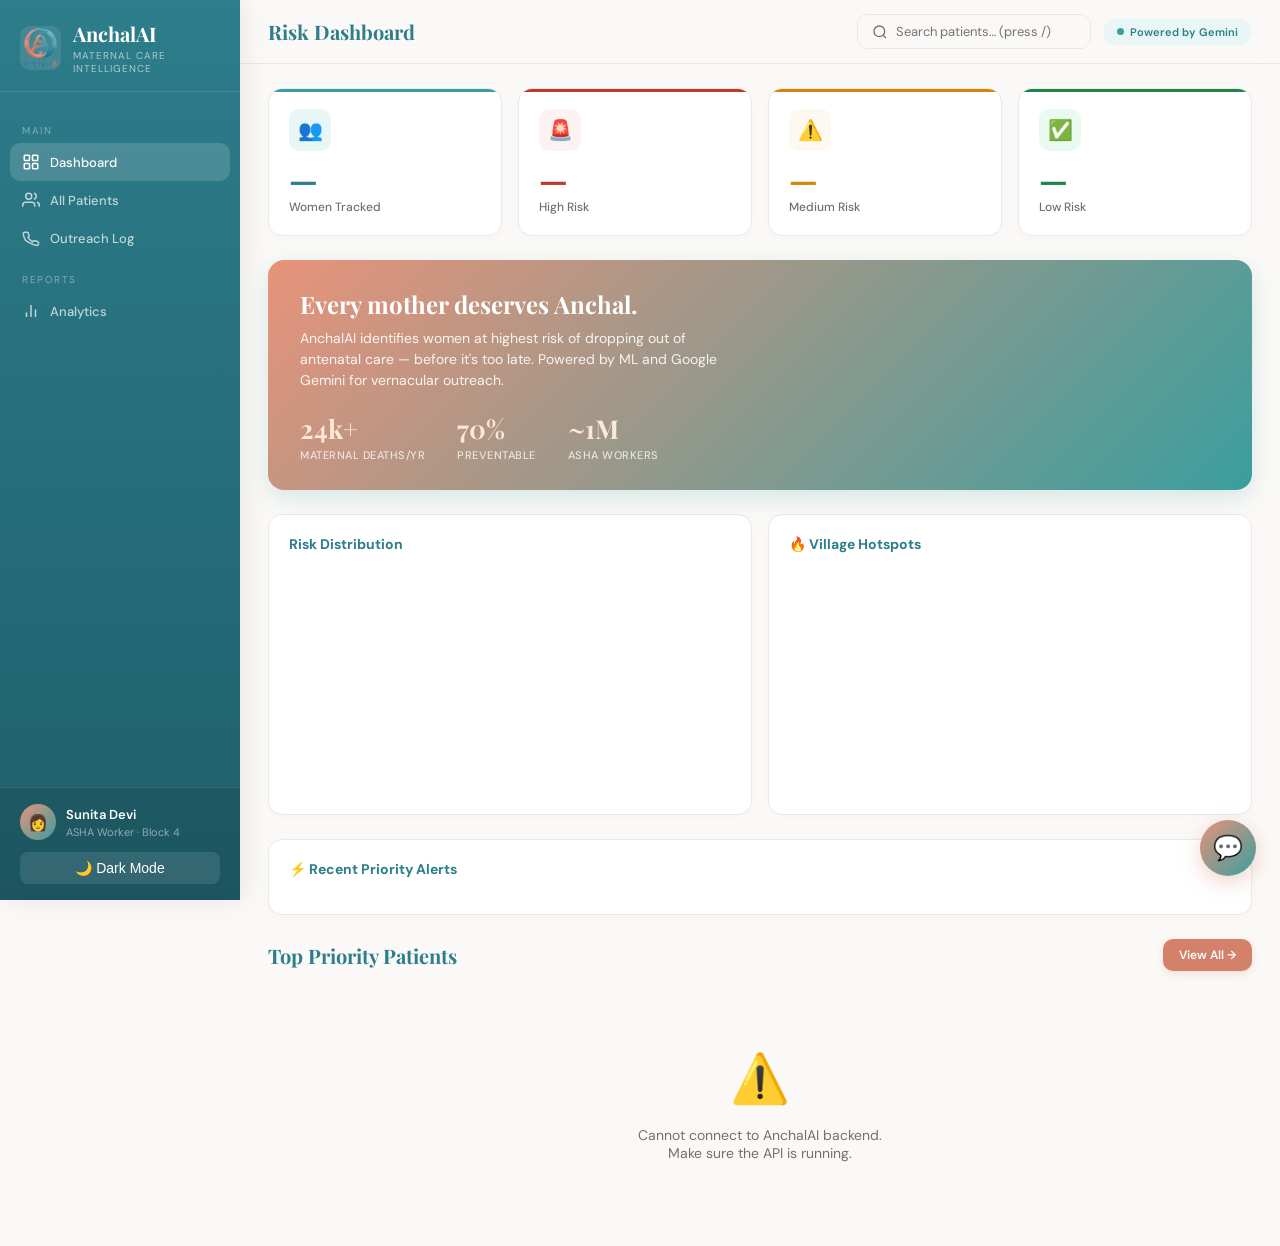
<file: index.html>
<!DOCTYPE html>
<html lang="en">
<head>
    <meta charset="UTF-8" />
    <meta name="viewport" content="width=device-width, initial-scale=1.0" />
    <title>AnchalAI — Maternal Care Intelligence</title>
    <meta name="description" content="AnchalAI uses ML and Google Gemini to predict dropout risk for pregnant women and empower ASHA workers with intelligent outreach." />
    <link href="https://fonts.googleapis.com/css2?family=Playfair+Display:wght@600;700&family=DM+Sans:wght@300;400;500;600;700&display=swap" rel="stylesheet" />
    <link rel="stylesheet" href="frontend/styles.css" />
</head>
<body>

    <!-- Mobile Hamburger -->
    <button class="hamburger" onclick="toggleSidebar()">☰</button>
    <div class="sidebar-overlay" onclick="closeSidebar()"></div>

    <!-- SIDEBAR -->
    <aside>
        <div class="sidebar-brand">
            <img src="frontend/logo.png" alt="AnchalAI" class="brand-logo" />
            <div class="brand-text">
                <div class="brand-name">AnchalAI</div>
                <div class="brand-tagline">Maternal Care Intelligence</div>
            </div>
        </div>

        <nav class="sidebar-nav">
            <div class="nav-label">Main</div>
            <div class="nav-item active" data-page="dashboard" onclick="navigate('dashboard')">
                <svg fill="none" stroke="currentColor" stroke-width="2" viewBox="0 0 24 24"><rect x="3" y="3" width="7" height="7" rx="1"/><rect x="14" y="3" width="7" height="7" rx="1"/><rect x="14" y="14" width="7" height="7" rx="1"/><rect x="3" y="14" width="7" height="7" rx="1"/></svg>
                Dashboard
            </div>
            <div class="nav-item" data-page="patients" onclick="navigate('patients')">
                <svg fill="none" stroke="currentColor" stroke-width="2" viewBox="0 0 24 24"><path d="M17 21v-2a4 4 0 0 0-4-4H5a4 4 0 0 0-4 4v2"/><circle cx="9" cy="7" r="4"/><path d="M23 21v-2a4 4 0 0 0-3-3.87"/><path d="M16 3.13a4 4 0 0 1 0 7.75"/></svg>
                All Patients
            </div>
            <div class="nav-item" data-page="outreach" onclick="navigate('outreach')">
                <svg fill="none" stroke="currentColor" stroke-width="2" viewBox="0 0 24 24"><path d="M22 16.92v3a2 2 0 0 1-2.18 2 19.79 19.79 0 0 1-8.63-3.07A19.5 19.5 0 0 1 4.69 15a19.79 19.79 0 0 1-3.07-8.67A2 2 0 0 1 3.6 4.23h3a2 2 0 0 1 2 1.72c.127.96.361 1.903.7 2.81a2 2 0 0 1-.45 2.11L7.91 11a16 16 0 0 0 6 6l.86-.86a2 2 0 0 1 2.11-.45c.907.339 1.85.573 2.81.7A2 2 0 0 1 21.73 18.5z"/></svg>
                Outreach Log
            </div>
            <div class="nav-label">Reports</div>
            <div class="nav-item" data-page="analytics" onclick="navigate('analytics')">
                <svg fill="none" stroke="currentColor" stroke-width="2" viewBox="0 0 24 24"><line x1="18" y1="20" x2="18" y2="10"/><line x1="12" y1="20" x2="12" y2="4"/><line x1="6" y1="20" x2="6" y2="14"/></svg>
                Analytics
            </div>
        </nav>

        <div class="sidebar-footer">
            <div class="asha-profile">
                <div class="asha-avatar">👩</div>
                <div>
                    <div class="asha-name">Sunita Devi</div>
                    <div class="asha-role">ASHA Worker · Block 4</div>
                </div>
            </div>
            <button class="theme-toggle" id="themeBtn" onclick="toggleTheme()">🌙 Dark Mode</button>
        </div>
    </aside>

    <!-- MAIN CONTENT -->
    <div class="main-content">

        <!-- TOPBAR -->
        <div class="topbar">
            <h1 id="pageTitle">Risk Dashboard</h1>
            <div class="topbar-right">
                <div class="search-bar">
                    <svg viewBox="0 0 24 24" fill="none" stroke="currentColor" stroke-width="2"><circle cx="11" cy="11" r="8"/><line x1="21" y1="21" x2="16.65" y2="16.65"/></svg>
                    <input type="text" id="globalSearch" placeholder="Search patients… (press /)" oninput="onSearch(event)" />
                </div>
                <div class="powered-badge">
                    <div class="gemini-dot"></div>
                    Powered by Gemini
                </div>
            </div>
        </div>

        <!-- ═══════════ PAGE: DASHBOARD ═══════════ -->
        <div class="page active" id="page-dashboard">
            <!-- Stats -->
            <div class="stats-row">
                <div class="stat-card total"><div class="stat-icon">👥</div><div class="stat-number" id="totalCount">—</div><div class="stat-label">Women Tracked</div></div>
                <div class="stat-card high"><div class="stat-icon">🚨</div><div class="stat-number" id="highCount">—</div><div class="stat-label">High Risk</div></div>
                <div class="stat-card medium"><div class="stat-icon">⚠️</div><div class="stat-number" id="medCount">—</div><div class="stat-label">Medium Risk</div></div>
                <div class="stat-card low"><div class="stat-icon">✅</div><div class="stat-number" id="lowCount">—</div><div class="stat-label">Low Risk</div></div>
            </div>

            <!-- Hero -->
            <div class="hero-card">
                <div class="hero-text">
                    <h2>Every mother deserves Anchal.</h2>
                    <p>AnchalAI identifies women at highest risk of dropping out of antenatal care — before it's too late. Powered by ML and Google Gemini for vernacular outreach.</p>
                    <div class="hero-stats">
                        <div class="hero-stat"><div class="hs-num">24k+</div><div class="hs-label">Maternal deaths/yr</div></div>
                        <div class="hero-stat"><div class="hs-num">70%</div><div class="hs-label">Preventable</div></div>
                        <div class="hero-stat"><div class="hs-num">~1M</div><div class="hs-label">ASHA workers</div></div>
                    </div>
                </div>
            </div>

            <!-- Dashboard Grid: Charts + List -->
            <div class="chart-grid">
                <div class="chart-card">
                    <h3>Risk Distribution</h3>
                    <canvas id="dashDonut" style="width: 100%; height: 220px;"></canvas>
                </div>
                <div class="chart-card">
                    <h3>🔥 Village Hotspots</h3>
                    <div id="villageHotspots" style="max-height:220px;overflow-y:auto"></div>
                </div>
            </div>

            <div class="chart-grid">
                <div class="chart-card" style="grid-column: span 2">
                    <h3>⚡ Recent Priority Alerts</h3>
                    <div class="activity-feed" id="activityFeed"></div>
                </div>
            </div>

            <!-- Top 10 Patients -->
            <div class="section-header">
                <div class="section-title">Top Priority Patients</div>
                <button class="reach-btn" onclick="navigate('patients')" style="font-size:12px;padding:8px 16px">View All →</button>
            </div>
            <div class="women-grid" id="dashboardGrid">
                <div class="empty-state"><div class="loading-dots" style="justify-content:center"><span></span><span></span><span></span></div><p>Loading patients...</p></div>
            </div>
        </div>

        <!-- ═══════════ PAGE: ALL PATIENTS ═══════════ -->
        <div class="page" id="page-patients">
            <div class="section-header">
                <div class="section-title">All Patients</div>
                <div class="filter-tabs">
                    <button class="filter-tab active" onclick="filterPatients('All', this)">All</button>
                    <button class="filter-tab" onclick="filterPatients('High', this)">High Risk</button>
                    <button class="filter-tab" onclick="filterPatients('Medium', this)">Medium</button>
                    <button class="filter-tab" onclick="filterPatients('Low', this)">Low</button>
                </div>
            </div>
            <div class="women-grid" id="patientsGrid">
                <div class="empty-state"><p>Loading...</p></div>
            </div>
            <div class="pagination" id="pagination"></div>
        </div>

        <!-- ═══════════ PAGE: OUTREACH LOG ═══════════ -->
        <div class="page" id="page-outreach">
            <div class="stats-row" style="grid-template-columns: repeat(3, 1fr); margin-bottom:24px">
                <div class="stat-card total"><div class="stat-icon">📞</div><div class="stat-number" id="outreachTotal">—</div><div class="stat-label">Total Contacts</div></div>
                <div class="stat-card medium"><div class="stat-icon">⏳</div><div class="stat-number" id="outreachPending">—</div><div class="stat-label">Pending Follow-ups</div></div>
                <div class="stat-card low"><div class="stat-icon">✅</div><div class="stat-number">—</div><div class="stat-label">Completed</div></div>
            </div>
            <div class="section-header">
                <div class="section-title">Outreach History</div>
            </div>
            <div id="contactsList">
                <div class="empty-state"><div class="empty-icon">📭</div><p>No outreach contacts yet.</p></div>
            </div>
        </div>

        <!-- ═══════════ PAGE: ANALYTICS ═══════════ -->
        <div class="page" id="page-analytics">
            <div class="metric-row">
                <div class="metric-card"><div class="mc-value" id="metricTotal">—</div><div class="mc-label">Total Women</div></div>
                <div class="metric-card"><div class="mc-value" id="metricAvgRisk">—</div><div class="mc-label">Average Risk</div></div>
                <div class="metric-card"><div class="mc-value" id="metricContacts">—</div><div class="mc-label">Outreach Contacts</div></div>
            </div>

            <div class="chart-grid">
                <div class="chart-card">
                    <h3>Risk Distribution</h3>
                    <canvas id="analyticsDonut" style="width: 100%; height: 220px;"></canvas>
                </div>
                <div class="chart-card">
                    <h3>Feature Importance — What Drives Risk?</h3>
                    <canvas id="featureCanvas" style="width: 100%; height: 280px;"></canvas>
                </div>
            </div>

            <div class="chart-grid">
                <div class="chart-card" style="grid-column: span 2">
                    <h3>📍 Village Risk Ranking</h3>
                    <div id="analyticsVillages" style="max-height:300px;overflow-y:auto"></div>
                </div>
            </div>

            <!-- Model Performance -->
            <div class="section-header" style="margin-top:24px">
                <div class="section-title">🧠 ML Model Performance</div>
            </div>
            <div class="metric-row">
                <div class="metric-card"><div class="mc-value" id="modelAccuracy" style="color:var(--green)">—</div><div class="mc-label">Accuracy</div></div>
                <div class="metric-card"><div class="mc-value" id="modelAUC" style="color:var(--teal)">—</div><div class="mc-label">AUC-ROC</div></div>
                <div class="metric-card"><div class="mc-value" id="modelF1" style="color:var(--gold)">—</div><div class="mc-label">F1 Score</div></div>
            </div>
        </div>

    </div>

    <!-- MODAL -->
    <div class="modal-overlay" id="modalOverlay" onclick="if(event.target===this)closeModal()">
        <div class="modal">
            <div class="modal-header">
                <button class="close-btn" onclick="closeModal()">✕</button>
                <div class="modal-header-top">
                    <div class="modal-patient-info">
                        <h3 id="modalName">—</h3>
                        <p id="modalMeta">—</p>
                    </div>
                    <div class="modal-risk-badge">
                        <div class="mrb-num" id="modalRiskNum">—</div>
                        <div class="mrb-label">Dropout Risk</div>
                    </div>
                </div>
            </div>
            <div class="modal-body">
                <div id="escalationBanner"></div>
                <div class="factors-section">
                    <div class="factors-title">⚠ Why she's flagged</div>
                    <div class="factor-chips" id="factorChips"></div>
                </div>
                <div class="lang-section">
                    <div class="lang-section-label">Message Language</div>
                    <div class="lang-tabs">
                        <button class="lang-tab active" onclick="switchLang('Bengali', this)">বাংলা</button>
                        <button class="lang-tab" onclick="switchLang('Hindi', this)">हिंदी</button>
                        <button class="lang-tab" onclick="switchLang('English', this)">English</button>
                    </div>
                </div>
                <div class="message-section">
                    <div class="message-label">Outreach Message <span class="gemini-tag">Gemini AI ✨</span></div>
                    <div class="message-box" id="messageBox">
                        <div class="loading-dots"><span></span><span></span><span></span></div>&nbsp; Generating...
                    </div>
                </div>
                <div class="modal-actions">
                    <button class="btn-primary" onclick="markContacted()">✓ Mark as Contacted</button>
                    <button class="btn-secondary" onclick="closeModal()">Close</button>
                </div>
            </div>
        </div>
    </div>

    <!-- GEMINI CHAT ASSISTANT -->
    <button class="chat-fab" id="chatFab" onclick="toggleChat()" title="Chat with Anchal Sahayak">💬</button>

    <div class="chat-panel" id="chatPanel">
        <div class="chat-header">
            <div class="chat-header-left">
                <div class="ch-icon">🤖</div>
                <div>
                    <div class="ch-name">Anchal Sahayak</div>
                    <div class="ch-sub">Powered by Gemini AI</div>
                </div>
            </div>
            <div style="display: flex; gap: 8px; align-items: center;">
                <select id="chatLang" size="1" style="font-size: 11px; padding: 2px 4px; border-radius: 4px; background: rgba(255,255,255,0.2); color: white; border: 1px solid rgba(255,255,255,0.4);" onchange="updateChatPlaceholder()">
                    <option value="Bengali" style="color: black;">বাংলা</option>
                    <option value="Hindi" selected style="color: black;">हिंदी</option>
                    <option value="English" style="color: black;">English</option>
                </select>
                <button class="chat-close" onclick="closeChat()">✕</button>
            </div>
        </div>
        <div class="chat-messages" id="chatMessages"></div>
        <div class="chat-input-area">
            <input type="text" id="chatInput" placeholder="कुछ भी पूछें... (Ask anything)" onkeydown="handleChatKeydown(event)" />
            <button class="chat-send" onclick="sendChatMessage()">➤</button>
        </div>
    </div>

    <!-- Toast Container -->
    <div class="toast-container" id="toastContainer"></div>

    <script src="frontend/app.js"></script>
</body>
</html>
</file>
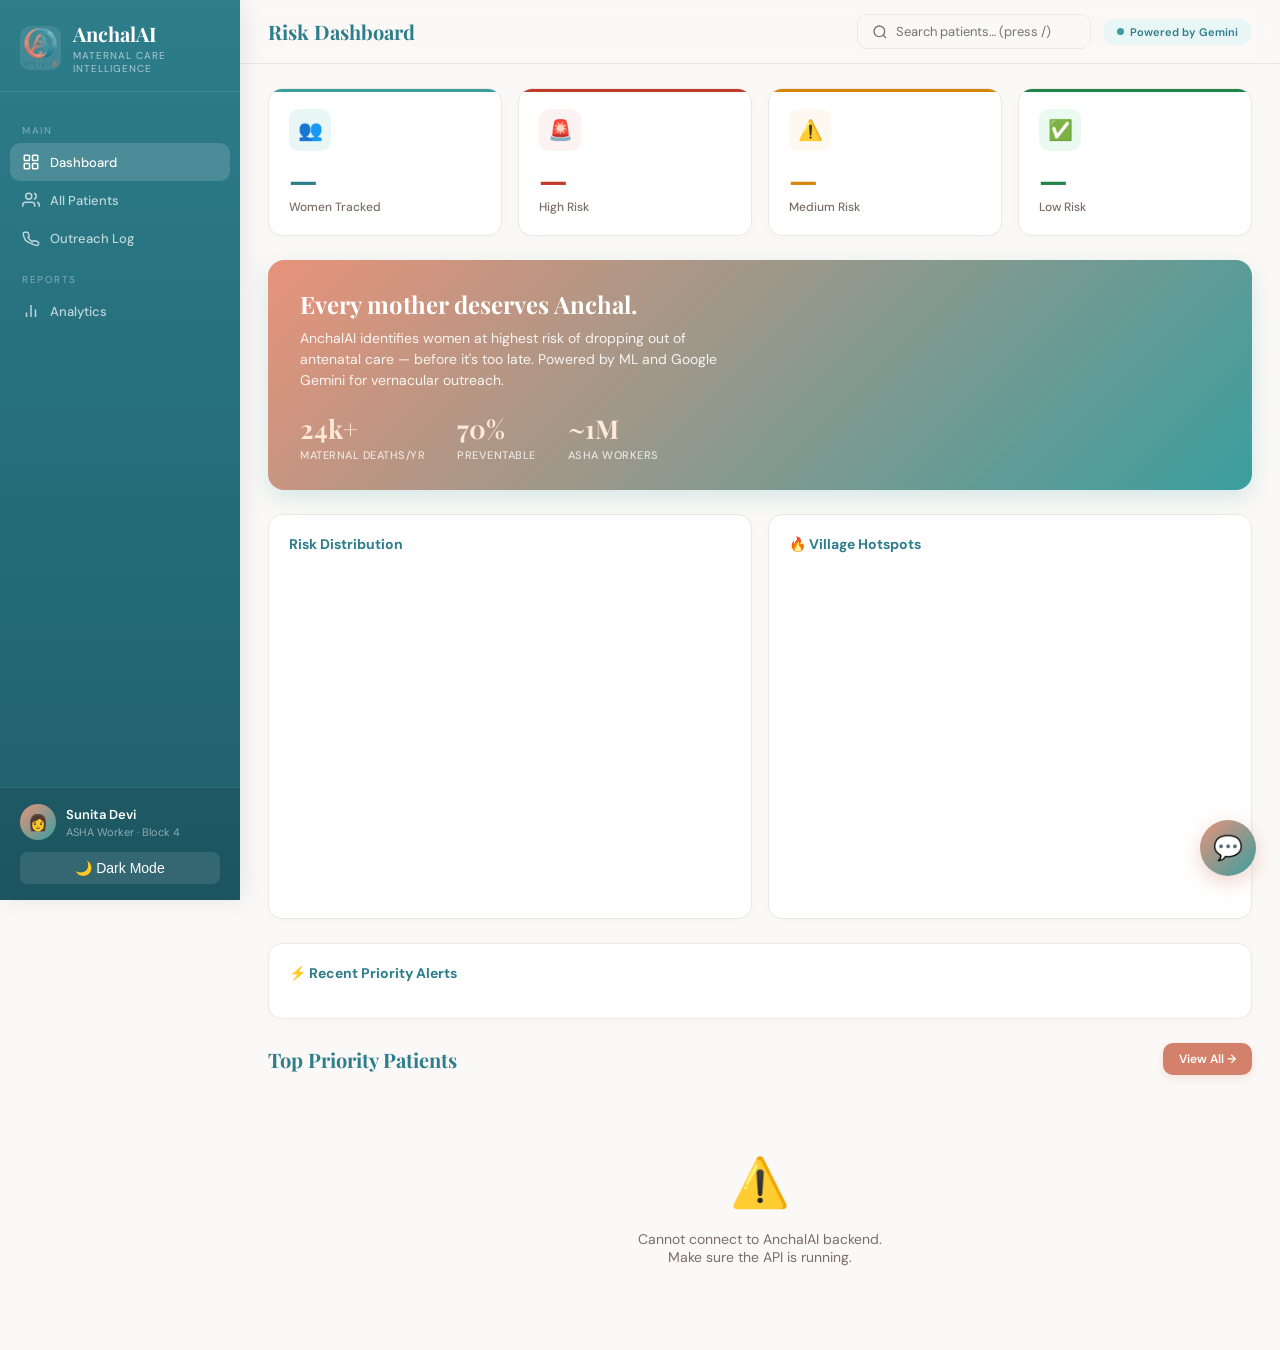
<file: frontend/index.html>
<!DOCTYPE html>
<html lang="en">
<head>
    <meta charset="UTF-8" />
    <meta name="viewport" content="width=device-width, initial-scale=1.0" />
    <title>AnchalAI — Maternal Care Intelligence</title>
    <meta name="description" content="AnchalAI uses ML and Google Gemini to predict dropout risk for pregnant women and empower ASHA workers with intelligent outreach." />
    <link href="https://fonts.googleapis.com/css2?family=Playfair+Display:wght@600;700&family=DM+Sans:wght@300;400;500;600;700&display=swap" rel="stylesheet" />
    <link rel="stylesheet" href="styles.css" />
</head>
<body>

    <!-- Mobile Hamburger -->
    <button class="hamburger" onclick="toggleSidebar()">☰</button>
    <div class="sidebar-overlay" onclick="closeSidebar()"></div>

    <!-- SIDEBAR -->
    <aside>
        <div class="sidebar-brand">
            <img src="logo.png" alt="AnchalAI" class="brand-logo" />
            <div class="brand-text">
                <div class="brand-name">AnchalAI</div>
                <div class="brand-tagline">Maternal Care Intelligence</div>
            </div>
        </div>

        <nav class="sidebar-nav">
            <div class="nav-label">Main</div>
            <div class="nav-item active" data-page="dashboard" onclick="navigate('dashboard')">
                <svg fill="none" stroke="currentColor" stroke-width="2" viewBox="0 0 24 24"><rect x="3" y="3" width="7" height="7" rx="1"/><rect x="14" y="3" width="7" height="7" rx="1"/><rect x="14" y="14" width="7" height="7" rx="1"/><rect x="3" y="14" width="7" height="7" rx="1"/></svg>
                Dashboard
            </div>
            <div class="nav-item" data-page="patients" onclick="navigate('patients')">
                <svg fill="none" stroke="currentColor" stroke-width="2" viewBox="0 0 24 24"><path d="M17 21v-2a4 4 0 0 0-4-4H5a4 4 0 0 0-4 4v2"/><circle cx="9" cy="7" r="4"/><path d="M23 21v-2a4 4 0 0 0-3-3.87"/><path d="M16 3.13a4 4 0 0 1 0 7.75"/></svg>
                All Patients
            </div>
            <div class="nav-item" data-page="outreach" onclick="navigate('outreach')">
                <svg fill="none" stroke="currentColor" stroke-width="2" viewBox="0 0 24 24"><path d="M22 16.92v3a2 2 0 0 1-2.18 2 19.79 19.79 0 0 1-8.63-3.07A19.5 19.5 0 0 1 4.69 15a19.79 19.79 0 0 1-3.07-8.67A2 2 0 0 1 3.6 4.23h3a2 2 0 0 1 2 1.72c.127.96.361 1.903.7 2.81a2 2 0 0 1-.45 2.11L7.91 11a16 16 0 0 0 6 6l.86-.86a2 2 0 0 1 2.11-.45c.907.339 1.85.573 2.81.7A2 2 0 0 1 21.73 18.5z"/></svg>
                Outreach Log
            </div>
            <div class="nav-label">Reports</div>
            <div class="nav-item" data-page="analytics" onclick="navigate('analytics')">
                <svg fill="none" stroke="currentColor" stroke-width="2" viewBox="0 0 24 24"><line x1="18" y1="20" x2="18" y2="10"/><line x1="12" y1="20" x2="12" y2="4"/><line x1="6" y1="20" x2="6" y2="14"/></svg>
                Analytics
            </div>
        </nav>

        <div class="sidebar-footer">
            <div class="asha-profile">
                <div class="asha-avatar">👩</div>
                <div>
                    <div class="asha-name">Sunita Devi</div>
                    <div class="asha-role">ASHA Worker · Block 4</div>
                </div>
            </div>
            <button class="theme-toggle" id="themeBtn" onclick="toggleTheme()">🌙 Dark Mode</button>
        </div>
    </aside>

    <!-- MAIN CONTENT -->
    <div class="main-content">

        <!-- TOPBAR -->
        <div class="topbar">
            <h1 id="pageTitle">Risk Dashboard</h1>
            <div class="topbar-right">
                <div class="search-bar">
                    <svg viewBox="0 0 24 24" fill="none" stroke="currentColor" stroke-width="2"><circle cx="11" cy="11" r="8"/><line x1="21" y1="21" x2="16.65" y2="16.65"/></svg>
                    <input type="text" id="globalSearch" placeholder="Search patients… (press /)" oninput="onSearch(event)" />
                </div>
                <div class="powered-badge">
                    <div class="gemini-dot"></div>
                    Powered by Gemini
                </div>
            </div>
        </div>

        <!-- ═══════════ PAGE: DASHBOARD ═══════════ -->
        <div class="page active" id="page-dashboard">
            <!-- Stats -->
            <div class="stats-row">
                <div class="stat-card total"><div class="stat-icon">👥</div><div class="stat-number" id="totalCount">—</div><div class="stat-label">Women Tracked</div></div>
                <div class="stat-card high"><div class="stat-icon">🚨</div><div class="stat-number" id="highCount">—</div><div class="stat-label">High Risk</div></div>
                <div class="stat-card medium"><div class="stat-icon">⚠️</div><div class="stat-number" id="medCount">—</div><div class="stat-label">Medium Risk</div></div>
                <div class="stat-card low"><div class="stat-icon">✅</div><div class="stat-number" id="lowCount">—</div><div class="stat-label">Low Risk</div></div>
            </div>

            <!-- Hero -->
            <div class="hero-card">
                <div class="hero-text">
                    <h2>Every mother deserves Anchal.</h2>
                    <p>AnchalAI identifies women at highest risk of dropping out of antenatal care — before it's too late. Powered by ML and Google Gemini for vernacular outreach.</p>
                    <div class="hero-stats">
                        <div class="hero-stat"><div class="hs-num">24k+</div><div class="hs-label">Maternal deaths/yr</div></div>
                        <div class="hero-stat"><div class="hs-num">70%</div><div class="hs-label">Preventable</div></div>
                        <div class="hero-stat"><div class="hs-num">~1M</div><div class="hs-label">ASHA workers</div></div>
                    </div>
                </div>
            </div>

            <!-- Dashboard Grid: Charts + List -->
            <div class="chart-grid">
                <div class="chart-card">
                    <h3>Risk Distribution</h3>
                    <canvas id="dashDonut" width="300" height="220"></canvas>
                </div>
                <div class="chart-card">
                    <h3>🔥 Village Hotspots</h3>
                    <div id="villageHotspots" style="max-height:220px;overflow-y:auto"></div>
                </div>
            </div>

            <div class="chart-grid">
                <div class="chart-card" style="grid-column: span 2">
                    <h3>⚡ Recent Priority Alerts</h3>
                    <div class="activity-feed" id="activityFeed"></div>
                </div>
            </div>

            <!-- Top 10 Patients -->
            <div class="section-header">
                <div class="section-title">Top Priority Patients</div>
                <button class="reach-btn" onclick="navigate('patients')" style="font-size:12px;padding:8px 16px">View All →</button>
            </div>
            <div class="women-grid" id="dashboardGrid">
                <div class="empty-state"><div class="loading-dots" style="justify-content:center"><span></span><span></span><span></span></div><p>Loading patients...</p></div>
            </div>
        </div>

        <!-- ═══════════ PAGE: ALL PATIENTS ═══════════ -->
        <div class="page" id="page-patients">
            <div class="section-header">
                <div class="section-title">All Patients</div>
                <div class="filter-tabs">
                    <button class="filter-tab active" onclick="filterPatients('All', this)">All</button>
                    <button class="filter-tab" onclick="filterPatients('High', this)">High Risk</button>
                    <button class="filter-tab" onclick="filterPatients('Medium', this)">Medium</button>
                    <button class="filter-tab" onclick="filterPatients('Low', this)">Low</button>
                </div>
            </div>
            <div class="women-grid" id="patientsGrid">
                <div class="empty-state"><p>Loading...</p></div>
            </div>
            <div class="pagination" id="pagination"></div>
        </div>

        <!-- ═══════════ PAGE: OUTREACH LOG ═══════════ -->
        <div class="page" id="page-outreach">
            <div class="stats-row" style="grid-template-columns: repeat(3, 1fr); margin-bottom:24px">
                <div class="stat-card total"><div class="stat-icon">📞</div><div class="stat-number" id="outreachTotal">—</div><div class="stat-label">Total Contacts</div></div>
                <div class="stat-card medium"><div class="stat-icon">⏳</div><div class="stat-number" id="outreachPending">—</div><div class="stat-label">Pending Follow-ups</div></div>
                <div class="stat-card low"><div class="stat-icon">✅</div><div class="stat-number">—</div><div class="stat-label">Completed</div></div>
            </div>
            <div class="section-header">
                <div class="section-title">Outreach History</div>
            </div>
            <div id="contactsList">
                <div class="empty-state"><div class="empty-icon">📭</div><p>No outreach contacts yet.</p></div>
            </div>
        </div>

        <!-- ═══════════ PAGE: ANALYTICS ═══════════ -->
        <div class="page" id="page-analytics">
            <div class="metric-row">
                <div class="metric-card"><div class="mc-value" id="metricTotal">—</div><div class="mc-label">Total Women</div></div>
                <div class="metric-card"><div class="mc-value" id="metricAvgRisk">—</div><div class="mc-label">Average Risk</div></div>
                <div class="metric-card"><div class="mc-value" id="metricContacts">—</div><div class="mc-label">Outreach Contacts</div></div>
            </div>

            <div class="chart-grid">
                <div class="chart-card">
                    <h3>Risk Distribution</h3>
                    <canvas id="analyticsDonut" width="300" height="220"></canvas>
                </div>
                <div class="chart-card">
                    <h3>Feature Importance — What Drives Risk?</h3>
                    <canvas id="featureCanvas" width="500" height="280"></canvas>
                </div>
            </div>

            <div class="chart-grid">
                <div class="chart-card" style="grid-column: span 2">
                    <h3>📍 Village Risk Ranking</h3>
                    <div id="analyticsVillages" style="max-height:300px;overflow-y:auto"></div>
                </div>
            </div>

            <!-- Model Performance -->
            <div class="section-header" style="margin-top:24px">
                <div class="section-title">🧠 ML Model Performance</div>
            </div>
            <div class="metric-row">
                <div class="metric-card"><div class="mc-value" id="modelAccuracy" style="color:var(--green)">—</div><div class="mc-label">Accuracy</div></div>
                <div class="metric-card"><div class="mc-value" id="modelAUC" style="color:var(--teal)">—</div><div class="mc-label">AUC-ROC</div></div>
                <div class="metric-card"><div class="mc-value" id="modelF1" style="color:var(--gold)">—</div><div class="mc-label">F1 Score</div></div>
            </div>
        </div>

    </div>

    <!-- MODAL -->
    <div class="modal-overlay" id="modalOverlay" onclick="if(event.target===this)closeModal()">
        <div class="modal">
            <div class="modal-header">
                <button class="close-btn" onclick="closeModal()">✕</button>
                <div class="modal-header-top">
                    <div class="modal-patient-info">
                        <h3 id="modalName">—</h3>
                        <p id="modalMeta">—</p>
                    </div>
                    <div class="modal-risk-badge">
                        <div class="mrb-num" id="modalRiskNum">—</div>
                        <div class="mrb-label">Dropout Risk</div>
                    </div>
                </div>
            </div>
            <div class="modal-body">
                <div id="escalationBanner"></div>
                <div class="factors-section">
                    <div class="factors-title">⚠ Why she's flagged</div>
                    <div class="factor-chips" id="factorChips"></div>
                </div>
                <div class="lang-section">
                    <div class="lang-section-label">Message Language</div>
                    <div class="lang-tabs">
                        <button class="lang-tab active" onclick="switchLang('Bengali', this)">বাংলা</button>
                        <button class="lang-tab" onclick="switchLang('Hindi', this)">हिंदी</button>
                        <button class="lang-tab" onclick="switchLang('English', this)">English</button>
                    </div>
                </div>
                <div class="message-section">
                    <div class="message-label">Outreach Message <span class="gemini-tag">Gemini AI ✨</span></div>
                    <div class="message-box" id="messageBox">
                        <div class="loading-dots"><span></span><span></span><span></span></div>&nbsp; Generating...
                    </div>
                </div>
                <div class="modal-actions">
                    <button class="btn-primary" onclick="markContacted()">✓ Mark as Contacted</button>
                    <button class="btn-secondary" onclick="closeModal()">Close</button>
                </div>
            </div>
        </div>
    </div>

    <!-- GEMINI CHAT ASSISTANT -->
    <button class="chat-fab" id="chatFab" onclick="toggleChat()" title="Chat with Anchal Sahayak">💬</button>

    <div class="chat-panel" id="chatPanel">
        <div class="chat-header">
            <div class="chat-header-left">
                <div class="ch-icon">🤖</div>
                <div>
                    <div class="ch-name">Anchal Sahayak</div>
                    <div class="ch-sub">Powered by Gemini AI</div>
                </div>
            </div>
            <button class="chat-close" onclick="closeChat()">✕</button>
        </div>
        <div class="chat-messages" id="chatMessages"></div>
        <div class="chat-input-area">
            <input type="text" id="chatInput" placeholder="कुछ भी पूछें... (Ask anything)" onkeydown="handleChatKeydown(event)" />
            <button class="chat-send" onclick="sendChatMessage()">➤</button>
        </div>
    </div>

    <!-- Toast Container -->
    <div class="toast-container" id="toastContainer"></div>

    <script src="app.js"></script>
</body>
</html>
</file>
<file: frontend/styles.css>
/* ═══════════════════════════════════════════════════════════════
   AnchalAI — Maternal Care Intelligence
   Design System: Terracotta/Coral → Teal/Medical Blue
   ═══════════════════════════════════════════════════════════════ */

@import url('https://fonts.googleapis.com/css2?family=Playfair+Display:wght@600;700&family=DM+Sans:wght@300;400;500;600;700&display=swap');

:root {
    /* ── Logo-derived Palette ── */
    --coral: #D4816B;
    --coral-light: #E8937A;
    --coral-pale: #FDF0EB;
    --coral-deep: #B8654E;
    --teal: #3A9E9E;
    --teal-light: #4FBDBD;
    --teal-pale: #E8F6F6;
    --teal-deep: #2D7D8B;
    --teal-darker: #1F5F6B;
    /* ── Semantic Colors ── */
    --crimson: #C0392B;
    --crimson-pale: #FDF2F2;
    --gold: #D4860A;
    --gold-pale: #FEF9F0;
    --green: #1E8449;
    --green-pale: #EAFAF1;
    /* ── Neutrals ── */
    --charcoal: #2C2420;
    --warm-gray: #7A6E66;
    --border: #EDE8E3;
    --surface: #FBF9F7;
    --white: #FFFFFF;
    /* ── Layout ── */
    --sidebar-w: 240px;
    --topbar-h: 64px;
    /* ── Gradient ── */
    --brand-gradient: linear-gradient(135deg, #E8937A 0%, #3A9E9E 100%);
    --sidebar-gradient: linear-gradient(180deg, #2D7D8B 0%, #1F5F6B 100%);
}

[data-theme="dark"] {
    --charcoal: #E8E4E0;
    --warm-gray: #A09890;
    --border: #2A2520;
    --surface: #141210;
    --white: #1C1A18;
    --teal-pale: #0D2222;
    --crimson-pale: #2A1414;
    --gold-pale: #2A2010;
    --green-pale: #0D1E14;
    --coral-pale: #2A1C16;
}

* { margin: 0; padding: 0; box-sizing: border-box; }

::-webkit-scrollbar { width: 6px; }
::-webkit-scrollbar-track { background: transparent; }
::-webkit-scrollbar-thumb { background: rgba(128,128,128,0.25); border-radius: 4px; }

body {
    font-family: 'DM Sans', sans-serif;
    background: var(--surface);
    color: var(--charcoal);
    min-height: 100vh;
    overflow-x: hidden;
}

/* ── SIDEBAR ── */
aside {
    background: var(--sidebar-gradient);
    color: white;
    display: flex;
    flex-direction: column;
    position: fixed;
    top: 0; left: 0;
    height: 100vh;
    width: var(--sidebar-w);
    z-index: 50;
    box-shadow: 4px 0 24px rgba(0,0,0,0.08);
    transition: transform 0.3s ease;
}

.sidebar-brand {
    padding: 20px 20px 16px;
    border-bottom: 1px solid rgba(255,255,255,0.1);
    display: flex; align-items: center; gap: 12px;
}
.brand-logo {
    width: 44px; height: 44px;
    border-radius: 10px;
    object-fit: contain;
    background: rgba(255,255,255,0.1);
    padding: 2px;
}
.brand-text {}
.brand-name {
    font-family: 'Playfair Display', serif;
    font-size: 20px; font-weight: 700;
}
.brand-tagline {
    font-size: 10px; opacity: 0.6; margin-top: 2px;
    text-transform: uppercase; letter-spacing: 1px;
}
.sidebar-nav { padding: 16px 10px; flex: 1; overflow-y: auto; }
.nav-label {
    font-size: 10px; text-transform: uppercase;
    letter-spacing: 1.5px; opacity: 0.4;
    padding: 0 12px; margin: 16px 0 6px;
}
.nav-item {
    display: flex; align-items: center; gap: 10px;
    padding: 10px 12px; border-radius: 10px;
    font-size: 13px; font-weight: 500;
    cursor: pointer; transition: all 0.2s; opacity: 0.7;
    text-decoration: none; color: white;
}
.nav-item.active { background: rgba(255,255,255,0.15); opacity: 1; }
.nav-item:hover:not(.active) { background: rgba(255,255,255,0.08); opacity: 1; }
.nav-item svg { width: 18px; height: 18px; flex-shrink: 0; }

.sidebar-footer {
    padding: 16px 20px;
    border-top: 1px solid rgba(255,255,255,0.1);
    background: rgba(0,0,0,0.1);
}
.asha-profile { display: flex; align-items: center; gap: 10px; }
.asha-avatar {
    width: 36px; height: 36px;
    background: var(--brand-gradient);
    border-radius: 50%;
    display: flex; align-items: center; justify-content: center;
    font-size: 16px;
}
.asha-name { font-size: 13px; font-weight: 600; }
.asha-role { font-size: 11px; opacity: 0.5; margin-top: 2px; }

.theme-toggle {
    margin-top: 12px;
    background: rgba(255,255,255,0.1);
    border: none; color: white;
    padding: 8px; border-radius: 8px;
    cursor: pointer; font-size: 14px;
    width: 100%; transition: background 0.2s;
}
.theme-toggle:hover { background: rgba(255,255,255,0.2); }

/* ── Mobile hamburger ── */
.hamburger {
    display: none; position: fixed; top: 16px; left: 16px;
    z-index: 60; background: var(--teal-deep); border: none;
    color: white; width: 40px; height: 40px; border-radius: 10px;
    font-size: 20px; cursor: pointer;
    box-shadow: 0 4px 12px rgba(0,0,0,0.15);
}
.sidebar-overlay {
    display: none; position: fixed; inset: 0;
    background: rgba(0,0,0,0.4); z-index: 45;
}

/* ── MAIN CONTENT ── */
.main-content {
    margin-left: var(--sidebar-w);
    min-height: 100vh;
    transition: margin-left 0.3s;
}

/* ── TOPBAR ── */
.topbar {
    background: rgba(251,249,247,0.85);
    backdrop-filter: blur(10px);
    border-bottom: 1px solid var(--border);
    padding: 14px 28px;
    display: flex; align-items: center; justify-content: space-between;
    position: sticky; top: 0; z-index: 30;
    height: var(--topbar-h);
}
[data-theme="dark"] .topbar { background: rgba(20,18,16,0.85); }

.topbar h1 {
    font-family: 'Playfair Display', serif;
    font-size: 20px; font-weight: 700; color: var(--teal-deep);
}
.topbar-right { display: flex; align-items: center; gap: 12px; }

.search-bar {
    display: flex; align-items: center; gap: 8px;
    background: var(--surface); border: 1px solid var(--border);
    border-radius: 10px; padding: 8px 14px;
    transition: border-color 0.2s;
}
[data-theme="dark"] .search-bar { background: #1C1A18; }
.search-bar:focus-within { border-color: var(--teal); }
.search-bar input {
    border: none; background: transparent; outline: none;
    font-size: 13px; font-family: 'DM Sans', sans-serif;
    color: var(--charcoal); width: 180px;
}
.search-bar svg { width: 16px; height: 16px; color: var(--warm-gray); flex-shrink: 0; }

.powered-badge {
    display: flex; align-items: center; gap: 6px;
    background: var(--teal-pale); color: var(--teal-deep);
    padding: 6px 14px; border-radius: 18px;
    font-size: 11px; font-weight: 600;
}
.gemini-dot {
    width: 7px; height: 7px; background: var(--teal);
    border-radius: 50%; animation: pulse 2s infinite;
}

/* ── PAGE CONTAINER ── */
.page { display: none; padding: 24px 28px; }
.page.active { display: block; animation: fadeUp 0.35s ease-out; }

/* ── ANIMATIONS ── */
@keyframes pulse {
    0%,100% { opacity: 1; transform: scale(1); }
    50% { opacity: 0.4; transform: scale(0.85); }
}
@keyframes fadeUp {
    from { opacity: 0; transform: translateY(12px); }
    to { opacity: 1; transform: translateY(0); }
}
@keyframes shimmer {
    0% { background-position: -200% 0; }
    100% { background-position: 200% 0; }
}

/* ── STATS ROW ── */
.stats-row {
    display: grid;
    grid-template-columns: repeat(4, 1fr);
    gap: 16px; margin-bottom: 24px;
}
.stat-card {
    background: var(--white);
    border-radius: 14px; padding: 20px;
    border: 1px solid var(--border);
    position: relative; overflow: hidden;
    box-shadow: 0 2px 8px rgba(0,0,0,0.02);
    transition: transform 0.2s, box-shadow 0.2s;
    cursor: pointer;
}
.stat-card:hover {
    transform: translateY(-3px);
    box-shadow: 0 8px 20px rgba(0,0,0,0.05);
}
.stat-card::before {
    content: ''; position: absolute;
    top: 0; left: 0; right: 0; height: 3px;
}
.stat-card.total::before { background: var(--teal); }
.stat-card.high::before { background: var(--crimson); }
.stat-card.medium::before { background: var(--gold); }
.stat-card.low::before { background: var(--green); }

.stat-icon {
    width: 42px; height: 42px; border-radius: 10px;
    display: flex; align-items: center; justify-content: center;
    font-size: 20px; margin-bottom: 12px;
}
.stat-card.total .stat-icon { background: var(--teal-pale); }
.stat-card.high .stat-icon { background: var(--crimson-pale); }
.stat-card.medium .stat-icon { background: var(--gold-pale); }
.stat-card.low .stat-icon { background: var(--green-pale); }

.stat-number {
    font-family: 'Playfair Display', serif;
    font-size: 32px; font-weight: 700; line-height: 1;
}
.stat-card.total .stat-number { color: var(--teal-deep); }
.stat-card.high .stat-number { color: var(--crimson); }
.stat-card.medium .stat-number { color: var(--gold); }
.stat-card.low .stat-number { color: var(--green); }

.stat-label {
    font-size: 12px; font-weight: 500;
    color: var(--warm-gray); margin-top: 4px;
}

/* ── HERO ── */
.hero-card {
    background: var(--brand-gradient);
    border-radius: 16px; padding: 28px 32px;
    display: flex; align-items: center; justify-content: space-between;
    overflow: hidden; position: relative;
    box-shadow: 0 8px 24px rgba(58,158,158,0.2);
    margin-bottom: 24px; color: white;
}
.hero-text h2 {
    font-family: 'Playfair Display', serif;
    font-size: 24px; margin-bottom: 8px;
}
.hero-text p { font-size: 14px; opacity: 0.9; max-width: 420px; line-height: 1.5; }
.hero-stats { display: flex; gap: 32px; margin-top: 20px; }
.hero-stat .hs-num {
    font-family: 'Playfair Display', serif;
    font-size: 26px; color: #FFE8D6; font-weight: 700;
}
.hero-stat .hs-label {
    font-size: 11px; font-weight: 500; opacity: 0.75;
    margin-top: 2px; text-transform: uppercase; letter-spacing: 0.5px;
}

/* ── SECTION HEADERS ── */
.section-header {
    display: flex; align-items: center;
    justify-content: space-between; margin-bottom: 16px;
}
.section-title {
    font-family: 'Playfair Display', serif;
    font-size: 20px; font-weight: 700; color: var(--teal-deep);
}
.filter-tabs {
    display: flex; gap: 6px; background: var(--white);
    padding: 3px; border-radius: 20px; border: 1px solid var(--border);
}
.filter-tab {
    padding: 6px 14px; border-radius: 16px;
    font-size: 12px; font-weight: 600;
    cursor: pointer; color: var(--warm-gray);
    transition: all 0.2s; border: none; background: none;
    font-family: 'DM Sans', sans-serif;
}
.filter-tab.active {
    background: var(--teal-deep); color: white;
    box-shadow: 0 2px 8px rgba(45,125,139,0.25);
}
.filter-tab:hover:not(.active) { background: var(--teal-pale); color: var(--teal-deep); }

/* ── WOMAN CARD ── */
.women-grid { display: flex; flex-direction: column; gap: 10px; }
.woman-card {
    background: var(--white);
    border-radius: 14px; padding: 16px 20px;
    display: flex; align-items: center; gap: 16px;
    border: 1px solid var(--border);
    cursor: pointer; transition: all 0.25s;
    position: relative; overflow: hidden;
}
.woman-card::before {
    content: ''; position: absolute;
    left: 0; top: 0; bottom: 0; width: 4px;
    border-radius: 4px 0 0 4px; transition: width 0.2s;
}
.woman-card.High::before { background: var(--crimson); }
.woman-card.Medium::before { background: var(--gold); }
.woman-card.Low::before { background: var(--green); }
.woman-card:hover {
    transform: translateY(-2px);
    box-shadow: 0 8px 24px rgba(0,0,0,0.05);
    border-color: transparent;
}
.woman-card:hover::before { width: 6px; }

.woman-rank {
    font-family: 'Playfair Display', serif;
    font-size: 18px; color: #CCC; width: 28px;
    text-align: center; flex-shrink: 0; font-weight: 600;
}
.woman-avatar {
    width: 44px; height: 44px; border-radius: 12px;
    display: flex; align-items: center; justify-content: center;
    flex-shrink: 0; font-size: 13px; font-weight: 700;
    color: white;
}
.woman-avatar.High { background: linear-gradient(135deg, #E74C3C, #C0392B); }
.woman-avatar.Medium { background: linear-gradient(135deg, #F39C12, #D4860A); }
.woman-avatar.Low { background: linear-gradient(135deg, #27AE60, #1E8449); }

.woman-details { flex: 1; min-width: 0; }
.woman-name { font-size: 14px; font-weight: 700; margin-bottom: 4px; }
.woman-meta { display: flex; gap: 8px; flex-wrap: wrap; }
.meta-chip {
    font-size: 11px; color: var(--warm-gray); font-weight: 500;
    background: var(--surface); padding: 3px 8px; border-radius: 6px;
}

.risk-indicator { display: flex; flex-direction: column; align-items: flex-end; gap: 6px; flex-shrink: 0; }
.risk-percent {
    font-family: 'Playfair Display', serif;
    font-size: 24px; font-weight: 700; line-height: 1;
}
.risk-percent.High { color: var(--crimson); }
.risk-percent.Medium { color: var(--gold); }
.risk-percent.Low { color: var(--green); }
.risk-badge {
    font-size: 10px; font-weight: 700;
    padding: 3px 10px; border-radius: 16px;
    text-transform: uppercase; letter-spacing: 0.8px;
}
.risk-badge.High { background: var(--crimson-pale); color: var(--crimson); }
.risk-badge.Medium { background: var(--gold-pale); color: var(--gold); }
.risk-badge.Low { background: var(--green-pale); color: var(--green); }

.reach-btn {
    background: var(--coral); color: white; border: none;
    padding: 10px 18px; border-radius: 10px;
    font-size: 12px; font-weight: 600; cursor: pointer;
    transition: all 0.2s; flex-shrink: 0;
    font-family: 'DM Sans', sans-serif;
    box-shadow: 0 3px 10px rgba(212,129,107,0.2);
}
.reach-btn:hover {
    background: var(--coral-deep); transform: translateY(-2px);
    box-shadow: 0 5px 14px rgba(212,129,107,0.3);
}

/* ── PAGINATION ── */
.pagination {
    display: flex; align-items: center; justify-content: center;
    gap: 8px; margin-top: 24px;
}
.pagination button {
    background: var(--white); border: 1px solid var(--border);
    padding: 8px 14px; border-radius: 8px; cursor: pointer;
    font-size: 13px; font-weight: 500; color: var(--charcoal);
    font-family: 'DM Sans', sans-serif; transition: all 0.2s;
}
.pagination button:hover { border-color: var(--teal); color: var(--teal-deep); }
.pagination button.active {
    background: var(--teal-deep); color: white; border-color: var(--teal-deep);
}
.pagination button:disabled { opacity: 0.3; cursor: default; }
.pagination span { font-size: 13px; color: var(--warm-gray); }

/* ── MODAL ── */
.modal-overlay {
    display: none; position: fixed; inset: 0;
    background: rgba(44,36,32,0.5);
    backdrop-filter: blur(8px);
    z-index: 100; align-items: center; justify-content: center;
}
.modal-overlay.active { display: flex; }

.modal {
    background: var(--white); border-radius: 20px;
    width: 92%; max-width: 580px; max-height: 90vh;
    overflow-y: auto;
    box-shadow: 0 24px 80px rgba(0,0,0,0.25);
    animation: modalPop 0.35s cubic-bezier(0.16,1,0.3,1);
}
@keyframes modalPop {
    0% { transform: scale(0.95) translateY(16px); opacity: 0; }
    100% { transform: scale(1) translateY(0); opacity: 1; }
}

.modal-header {
    background: var(--brand-gradient);
    padding: 24px 28px; color: white; position: relative;
}
.modal-header-top {
    display: flex; align-items: flex-start; justify-content: space-between;
    margin-bottom: 16px;
}
.modal-patient-info h3 {
    font-family: 'Playfair Display', serif;
    font-size: 20px; margin-bottom: 4px;
}
.modal-patient-info p { font-size: 13px; opacity: 0.85; }

.modal-risk-badge {
    background: rgba(255,255,255,0.15); border-radius: 14px;
    padding: 10px 16px; text-align: center;
    border: 1px solid rgba(255,255,255,0.15);
    backdrop-filter: blur(4px);
}
.modal-risk-badge .mrb-num {
    font-family: 'Playfair Display', serif;
    font-size: 28px; font-weight: 700; color: #FFE8D6;
}
.modal-risk-badge .mrb-label {
    font-size: 10px; opacity: 0.7; text-transform: uppercase;
    letter-spacing: 0.8px; margin-top: 2px; font-weight: 600;
}

.close-btn {
    position: absolute; top: 14px; right: 14px;
    background: rgba(255,255,255,0.15); border: none;
    color: white; width: 30px; height: 30px; border-radius: 50%;
    cursor: pointer; font-size: 13px;
    display: flex; align-items: center; justify-content: center;
}
.close-btn:hover { background: rgba(255,255,255,0.3); }

.modal-body { padding: 24px 28px; }

.escalation-banner {
    padding: 12px 16px; border-radius: 12px;
    margin-bottom: 16px; font-size: 13px; font-weight: 600;
    display: flex; align-items: center; gap: 10px;
    border: 1px solid;
}
.escalation-banner.critical {
    background: var(--crimson-pale); border-color: #F0C0C0;
    color: var(--crimson);
}
.escalation-banner.moderate {
    background: var(--gold-pale); border-color: #F0D8A0;
    color: var(--gold);
}
.escalation-banner.low {
    background: var(--green-pale); border-color: #A0D8B0;
    color: var(--green);
}

.factors-section {
    background: var(--coral-pale); border-radius: 12px;
    padding: 16px; margin-bottom: 16px;
    border: 1px solid #F0CFC0;
}
.factors-title {
    font-size: 11px; font-weight: 700; text-transform: uppercase;
    letter-spacing: 1px; color: var(--coral-deep);
    margin-bottom: 10px; display: flex; align-items: center; gap: 6px;
}
.factor-chips { display: flex; flex-wrap: wrap; gap: 6px; }
.factor-chip {
    background: var(--white); border: 1px solid #F0CFC0;
    border-radius: 16px; padding: 4px 12px;
    font-size: 12px; color: var(--coral-deep); font-weight: 500;
}

.lang-section { margin-bottom: 16px; }
.lang-section-label {
    font-size: 11px; font-weight: 600; color: var(--warm-gray);
    margin-bottom: 8px; text-transform: uppercase; letter-spacing: 0.8px;
}
.lang-tabs { display: flex; gap: 8px; }
.lang-tab {
    flex: 1; padding: 10px; border: 2px solid var(--border);
    border-radius: 10px; background: var(--white); cursor: pointer;
    font-size: 13px; font-weight: 600;
    font-family: 'DM Sans', sans-serif; color: var(--warm-gray);
    transition: all 0.2s;
}
.lang-tab.active {
    border-color: var(--teal); background: var(--teal-pale); color: var(--teal-deep);
}

.message-section { margin-bottom: 20px; }
.message-label {
    font-size: 11px; font-weight: 600; color: var(--warm-gray);
    margin-bottom: 10px; text-transform: uppercase; letter-spacing: 0.8px;
    display: flex; align-items: center; gap: 8px;
}
.gemini-tag {
    background: linear-gradient(135deg, #4285F4, #9B72CB, #D96570);
    color: white; font-size: 10px; padding: 2px 8px;
    border-radius: 10px; font-weight: 700;
}
.message-box {
    background: var(--coral-pale); border: 1.5px solid #F0CFC0;
    border-radius: 12px; padding: 20px;
    font-size: 14px; line-height: 1.6; min-height: 100px;
    color: var(--charcoal); transition: all 0.3s;
}
.message-box.loading {
    color: var(--warm-gray); font-style: italic;
    display: flex; align-items: center; gap: 10px;
}

.loading-dots { display: flex; gap: 5px; }
.loading-dots span {
    width: 7px; height: 7px; background: var(--coral);
    border-radius: 50%; animation: bounce 1.2s infinite;
}
.loading-dots span:nth-child(2) { animation-delay: 0.2s; }
.loading-dots span:nth-child(3) { animation-delay: 0.4s; }
@keyframes bounce {
    0%,100% { transform: translateY(0); }
    50% { transform: translateY(-6px); }
}

.modal-actions { display: flex; gap: 12px; }
.btn-primary {
    flex: 2; background: var(--teal-deep); color: white; border: none;
    padding: 14px; border-radius: 12px;
    font-size: 14px; font-weight: 700; cursor: pointer;
    font-family: 'DM Sans', sans-serif; transition: all 0.2s;
    box-shadow: 0 4px 14px rgba(45,125,139,0.2);
}
.btn-primary:hover { background: var(--teal); transform: translateY(-2px); }
.btn-secondary {
    flex: 1; background: var(--white); color: var(--warm-gray);
    border: 2px solid var(--border); padding: 14px; border-radius: 12px;
    font-size: 14px; font-weight: 700; cursor: pointer;
    font-family: 'DM Sans', sans-serif;
}

/* ── CHARTS ── */
.chart-grid {
    display: grid; grid-template-columns: 1fr 1fr;
    gap: 16px; margin-bottom: 24px;
}
.chart-card {
    background: var(--white); border-radius: 14px;
    padding: 20px; border: 1px solid var(--border);
    box-shadow: 0 2px 8px rgba(0,0,0,0.02);
}
.chart-card h3 {
    font-size: 14px; font-weight: 700; color: var(--teal-deep);
    margin-bottom: 16px;
}
.chart-card canvas { width: 100% !important; }

/* ── VILLAGE TABLE ── */
.village-table { width: 100%; border-collapse: collapse; font-size: 13px; }
.village-table th {
    text-align: left; padding: 10px 12px;
    font-size: 11px; text-transform: uppercase;
    letter-spacing: 0.8px; color: var(--warm-gray);
    border-bottom: 2px solid var(--border);
}
.village-table td { padding: 10px 12px; border-bottom: 1px solid var(--border); }
.village-table tr:hover { background: var(--teal-pale); }

/* ── OUTREACH LOG ── */
.contact-card {
    background: var(--white); border-radius: 12px;
    padding: 16px 20px; border: 1px solid var(--border);
    display: flex; align-items: center; gap: 16px;
    margin-bottom: 10px;
}
.contact-card .cc-icon {
    width: 40px; height: 40px; border-radius: 10px;
    display: flex; align-items: center; justify-content: center;
    font-size: 18px; flex-shrink: 0;
    background: var(--teal-pale);
}
.contact-card .cc-details { flex: 1; }
.contact-card .cc-name { font-size: 14px; font-weight: 600; }
.contact-card .cc-meta { font-size: 12px; color: var(--warm-gray); margin-top: 2px; }
.contact-card .cc-time { font-size: 11px; color: var(--warm-gray); flex-shrink: 0; }

/* ── ACTIVITY FEED ── */
.activity-feed { max-height: 300px; overflow-y: auto; }
.activity-item {
    display: flex; align-items: center; gap: 12px;
    padding: 10px 0; border-bottom: 1px solid var(--border);
}
.activity-item:last-child { border: none; }
.activity-dot { width: 8px; height: 8px; border-radius: 50%; flex-shrink: 0; }
.activity-dot.High { background: var(--crimson); }
.activity-dot.Medium { background: var(--gold); }
.activity-dot.Low { background: var(--green); }
.activity-text { font-size: 13px; flex: 1; }
.activity-time { font-size: 11px; color: var(--warm-gray); flex-shrink: 0; }

/* ── EMPTY / LOADING ── */
.empty-state { text-align: center; padding: 60px 20px; color: var(--warm-gray); }
.empty-state .empty-icon { font-size: 48px; margin-bottom: 16px; }
.empty-state p { font-size: 14px; }

.skeleton {
    background: linear-gradient(90deg, var(--border) 25%, var(--surface) 50%, var(--border) 75%);
    background-size: 200% 100%; animation: shimmer 1.5s infinite; border-radius: 8px;
}

/* ── TOAST ── */
.toast-container {
    position: fixed; bottom: 24px; right: 24px;
    z-index: 200; display: flex; flex-direction: column; gap: 8px;
}
.toast {
    background: var(--charcoal); color: white;
    padding: 12px 20px; border-radius: 10px;
    font-size: 13px; font-weight: 500;
    box-shadow: 0 8px 24px rgba(0,0,0,0.2);
    animation: slideInRight 0.3s ease;
    display: flex; align-items: center; gap: 8px;
}
[data-theme="dark"] .toast { background: #2A2820; }
@keyframes slideInRight {
    from { transform: translateX(100px); opacity: 0; }
    to { transform: translateX(0); opacity: 1; }
}

/* ── ANALYTICS METRIC CARDS ── */
.metric-row {
    display: grid; grid-template-columns: repeat(3, 1fr);
    gap: 16px; margin-bottom: 24px;
}
.metric-card {
    background: var(--white); border-radius: 14px;
    padding: 20px; border: 1px solid var(--border);
    text-align: center;
}
.metric-card .mc-value {
    font-family: 'Playfair Display', serif;
    font-size: 28px; font-weight: 700; color: var(--teal-deep);
}
.metric-card .mc-label { font-size: 12px; color: var(--warm-gray); margin-top: 4px; }

/* ═══════════════════════════════════════════════════════════════
   GEMINI CHAT ASSISTANT — "Anchal Sahayak"
   ═══════════════════════════════════════════════════════════════ */
.chat-fab {
    position: fixed; bottom: 24px; right: 24px;
    z-index: 90; width: 56px; height: 56px;
    border-radius: 50%; border: none; cursor: pointer;
    background: var(--brand-gradient);
    color: white; font-size: 24px;
    box-shadow: 0 6px 20px rgba(212,129,107,0.35);
    transition: all 0.3s; display: flex;
    align-items: center; justify-content: center;
}
.chat-fab:hover {
    transform: scale(1.1);
    box-shadow: 0 8px 28px rgba(212,129,107,0.45);
}
.chat-fab.hidden { display: none; }

.chat-panel {
    position: fixed; bottom: 24px; right: 24px;
    z-index: 100; width: 380px; height: 520px;
    background: var(--white); border-radius: 20px;
    box-shadow: 0 16px 60px rgba(0,0,0,0.2);
    display: none; flex-direction: column;
    overflow: hidden;
    animation: modalPop 0.35s cubic-bezier(0.16,1,0.3,1);
}
.chat-panel.active { display: flex; }

.chat-header {
    background: var(--brand-gradient);
    padding: 16px 20px; color: white;
    display: flex; align-items: center; justify-content: space-between;
}
.chat-header-left { display: flex; align-items: center; gap: 10px; }
.chat-header-left .ch-icon {
    width: 36px; height: 36px; border-radius: 50%;
    background: rgba(255,255,255,0.2);
    display: flex; align-items: center; justify-content: center;
    font-size: 18px;
}
.chat-header-left .ch-name { font-weight: 700; font-size: 14px; }
.chat-header-left .ch-sub { font-size: 11px; opacity: 0.7; }
.chat-close {
    background: rgba(255,255,255,0.15); border: none;
    color: white; width: 28px; height: 28px; border-radius: 50%;
    cursor: pointer; font-size: 12px;
    display: flex; align-items: center; justify-content: center;
}

.chat-messages {
    flex: 1; overflow-y: auto; padding: 16px;
    display: flex; flex-direction: column; gap: 12px;
}

.chat-msg {
    max-width: 85%; padding: 10px 14px;
    border-radius: 14px; font-size: 13px; line-height: 1.5;
}
.chat-msg.bot {
    align-self: flex-start;
    background: var(--teal-pale); color: var(--charcoal);
    border-bottom-left-radius: 4px;
}
.chat-msg.user {
    align-self: flex-end;
    background: var(--teal-deep); color: white;
    border-bottom-right-radius: 4px;
}
.chat-msg.typing {
    align-self: flex-start;
    background: var(--teal-pale); color: var(--warm-gray);
    font-style: italic;
}

.chat-input-area {
    padding: 12px 16px; border-top: 1px solid var(--border);
    display: flex; gap: 8px; align-items: center;
    background: var(--white);
}
.chat-input-area input {
    flex: 1; border: 1px solid var(--border);
    border-radius: 20px; padding: 10px 16px;
    font-size: 13px; font-family: 'DM Sans', sans-serif;
    outline: none; background: var(--surface);
    color: var(--charcoal);
}
.chat-input-area input:focus { border-color: var(--teal); }
.chat-send {
    width: 38px; height: 38px; border-radius: 50%;
    background: var(--teal-deep); color: white;
    border: none; cursor: pointer; font-size: 16px;
    display: flex; align-items: center; justify-content: center;
    transition: background 0.2s;
    flex-shrink: 0;
}
.chat-send:hover { background: var(--teal); }

/* ── RESPONSIVE ── */
@media (max-width: 768px) {
    aside { transform: translateX(-100%); }
    aside.open { transform: translateX(0); }
    .sidebar-overlay.open { display: block; }
    .hamburger { display: flex; align-items: center; justify-content: center; }
    .main-content { margin-left: 0; }
    .topbar { padding: 14px 16px; padding-left: 64px; }
    .topbar h1 { font-size: 16px; }
    .search-bar { display: none; }
    .page { padding: 16px; }
    .stats-row { grid-template-columns: repeat(2, 1fr); gap: 10px; }
    .hero-card { flex-direction: column; padding: 20px; }
    .hero-stats { gap: 20px; }
    .chart-grid { grid-template-columns: 1fr; }
    .metric-row { grid-template-columns: 1fr; }
    .woman-card { flex-wrap: wrap; }
    .woman-meta { display: none; }
    .modal { width: 96%; max-width: none; border-radius: 16px; }
    .modal-header { padding: 20px; }
    .modal-body { padding: 20px; }
    .lang-tabs { flex-wrap: wrap; }
    .chat-panel { width: calc(100vw - 32px); height: 70vh; bottom: 16px; right: 16px; }
}

@media (max-width: 480px) {
    .stats-row { grid-template-columns: 1fr 1fr; }
    .stat-card { padding: 14px; }
    .stat-number { font-size: 24px; }
    .hero-stats { flex-wrap: wrap; }
}
</file>
